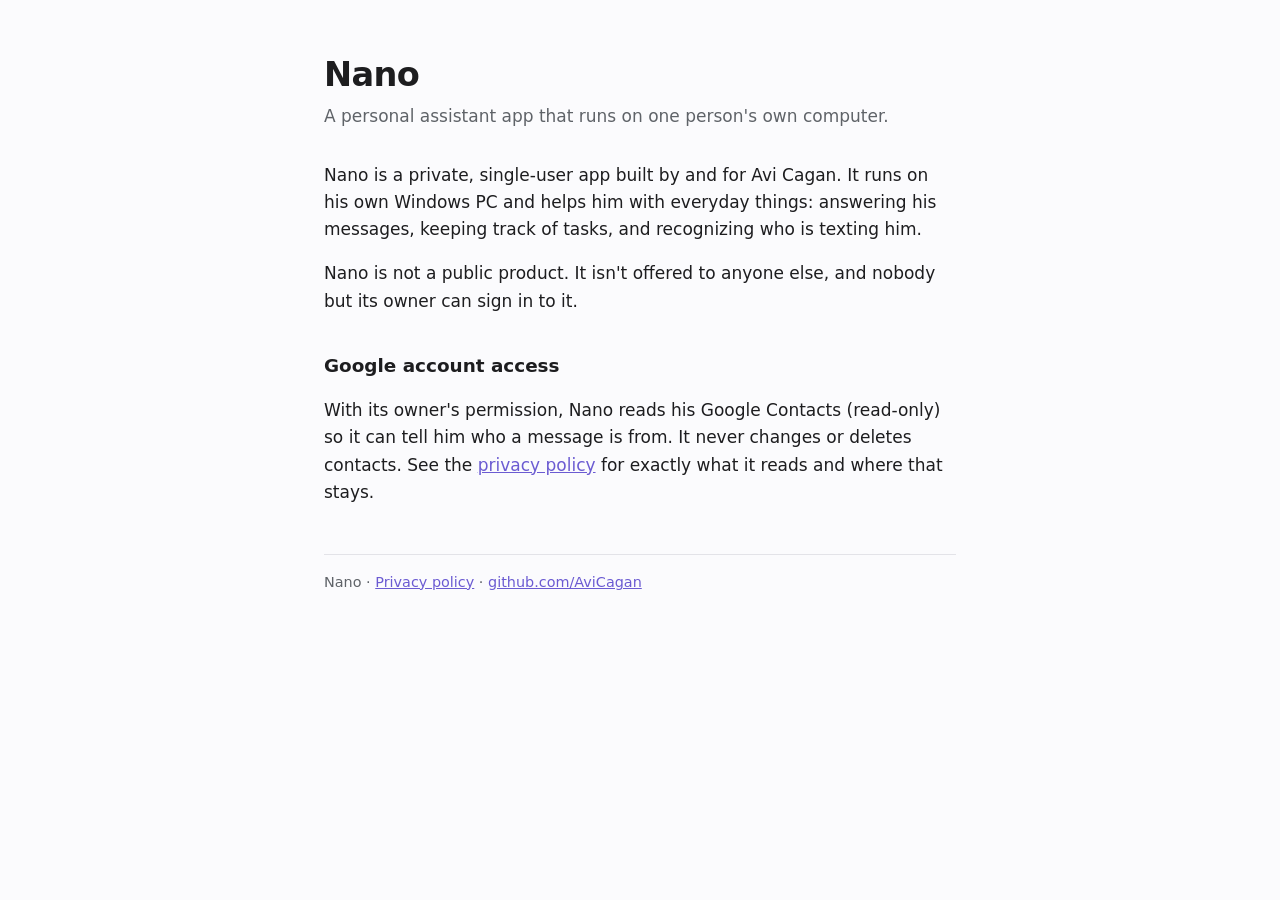
<file: index.html>
<!DOCTYPE html>
<html lang="en">
<head>
<meta charset="utf-8">
<meta name="viewport" content="width=device-width, initial-scale=1">
<title>Nano</title>
<link rel="stylesheet" href="style.css">
</head>
<body>
<main>
  <h1>Nano</h1>
  <p class="sub">A personal assistant app that runs on one person's own computer.</p>
  <p>Nano is a private, single-user app built by and for Avi Cagan. It runs on his own Windows PC and helps him with
  everyday things: answering his messages, keeping track of tasks, and recognizing who is texting him.</p>
  <p>Nano is not a public product. It isn't offered to anyone else, and nobody but its owner can sign in to it.</p>
  <h2>Google account access</h2>
  <p>With its owner's permission, Nano reads his Google Contacts (read-only) so it can tell him who a message is from.
  It never changes or deletes contacts. See the <a href="privacy.html">privacy policy</a> for exactly what it reads and
  where that stays.</p>
  <footer>Nano · <a href="privacy.html">Privacy policy</a> · <a href="https://github.com/AviCagan">github.com/AviCagan</a></footer>
</main>
</body>
</html>
</file>
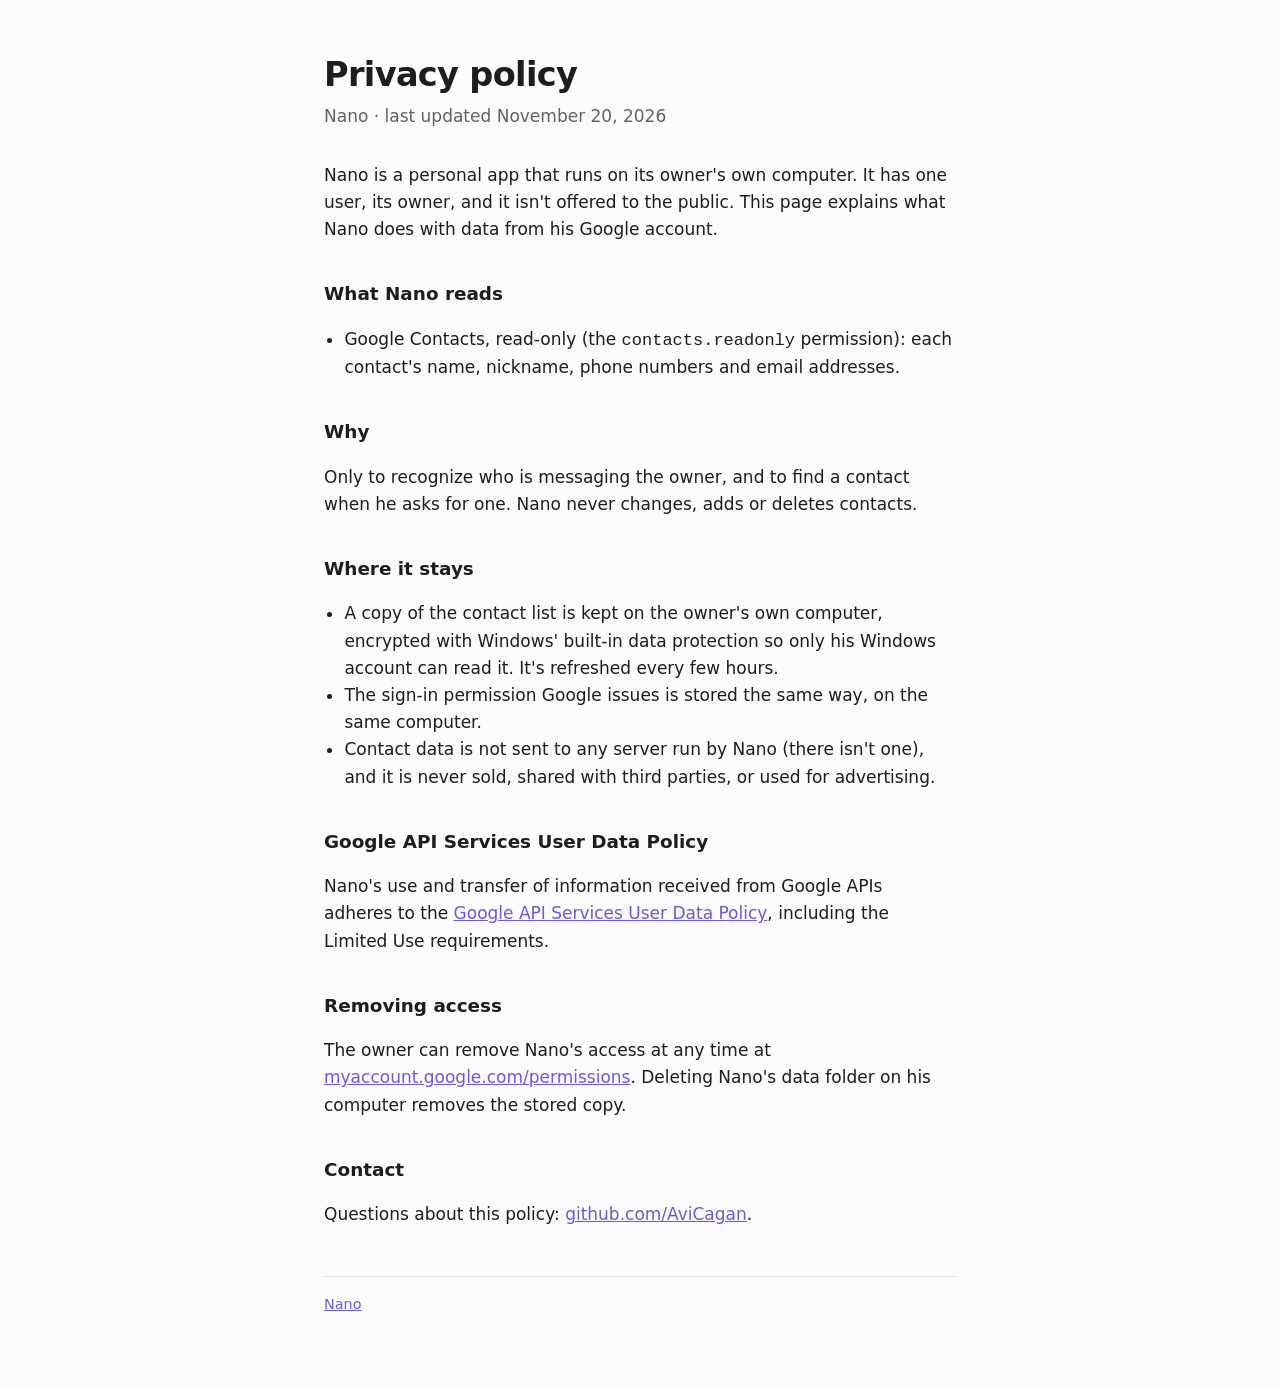
<file: privacy.html>
<!DOCTYPE html>
<html lang="en">
<head>
<meta charset="utf-8">
<meta name="viewport" content="width=device-width, initial-scale=1">
<title>Nano: Privacy policy</title>
<link rel="stylesheet" href="style.css">
</head>
<body>
<main>
  <h1>Privacy policy</h1>
  <p class="sub">Nano · last updated November 20, 2026</p>
  <p>Nano is a personal app that runs on its owner's own computer. It has one user, its owner, and it isn't offered to
  the public. This page explains what Nano does with data from his Google account.</p>

  <h2>What Nano reads</h2>
  <ul>
    <li>Google Contacts, read-only (the <code>contacts.readonly</code> permission): each contact's name, nickname, phone
    numbers and email addresses.</li>
  </ul>

  <h2>Why</h2>
  <p>Only to recognize who is messaging the owner, and to find a contact when he asks for one. Nano never changes,
  adds or deletes contacts.</p>

  <h2>Where it stays</h2>
  <ul>
    <li>A copy of the contact list is kept on the owner's own computer, encrypted with Windows' built-in data
    protection so only his Windows account can read it. It's refreshed every few hours.</li>
    <li>The sign-in permission Google issues is stored the same way, on the same computer.</li>
    <li>Contact data is not sent to any server run by Nano (there isn't one), and it is never sold, shared with third
    parties, or used for advertising.</li>
  </ul>

  <h2>Google API Services User Data Policy</h2>
  <p>Nano's use and transfer of information received from Google APIs adheres to the
  <a href="https://developers.google.com/terms/api-services-user-data-policy">Google API Services User Data Policy</a>,
  including the Limited Use requirements.</p>

  <h2>Removing access</h2>
  <p>The owner can remove Nano's access at any time at
  <a href="https://myaccount.google.com/permissions">myaccount.google.com/permissions</a>. Deleting Nano's data folder
  on his computer removes the stored copy.</p>

  <h2>Contact</h2>
  <p>Questions about this policy: <a href="https://github.com/AviCagan">github.com/AviCagan</a>.</p>
  <footer><a href="index.html">Nano</a></footer>
</main>
</body>
</html>
</file>
<file: style.css>
:root { color-scheme: light dark; --ink: #1d1d1f; --muted: #5f6368; --bg: #fbfbfd; --line: #e3e3e8; --accent: #6b5bd2; }
@media (prefers-color-scheme: dark) { :root { --ink: #ececf1; --muted: #a0a0ab; --bg: #121214; --line: #2a2a30; --accent: #a99cf5; } }
* { box-sizing: border-box; }
body { margin: 0; background: var(--bg); color: var(--ink); font: 17px/1.6 system-ui, -apple-system, "Segoe UI", sans-serif; }
main { max-width: 680px; margin: 0 auto; padding: 56px 24px 72px; }
h1 { font-size: 2.1rem; line-height: 1.15; margin: 0 0 8px; letter-spacing: -0.02em; }
h2 { font-size: 1.15rem; margin: 36px 0 8px; }
p, li { color: var(--ink); }
.sub { color: var(--muted); margin: 0 0 32px; }
a { color: var(--accent); }
ul { padding-left: 1.2em; }
footer { margin-top: 48px; padding-top: 16px; border-top: 1px solid var(--line); color: var(--muted); font-size: 0.9rem; }
</file>
